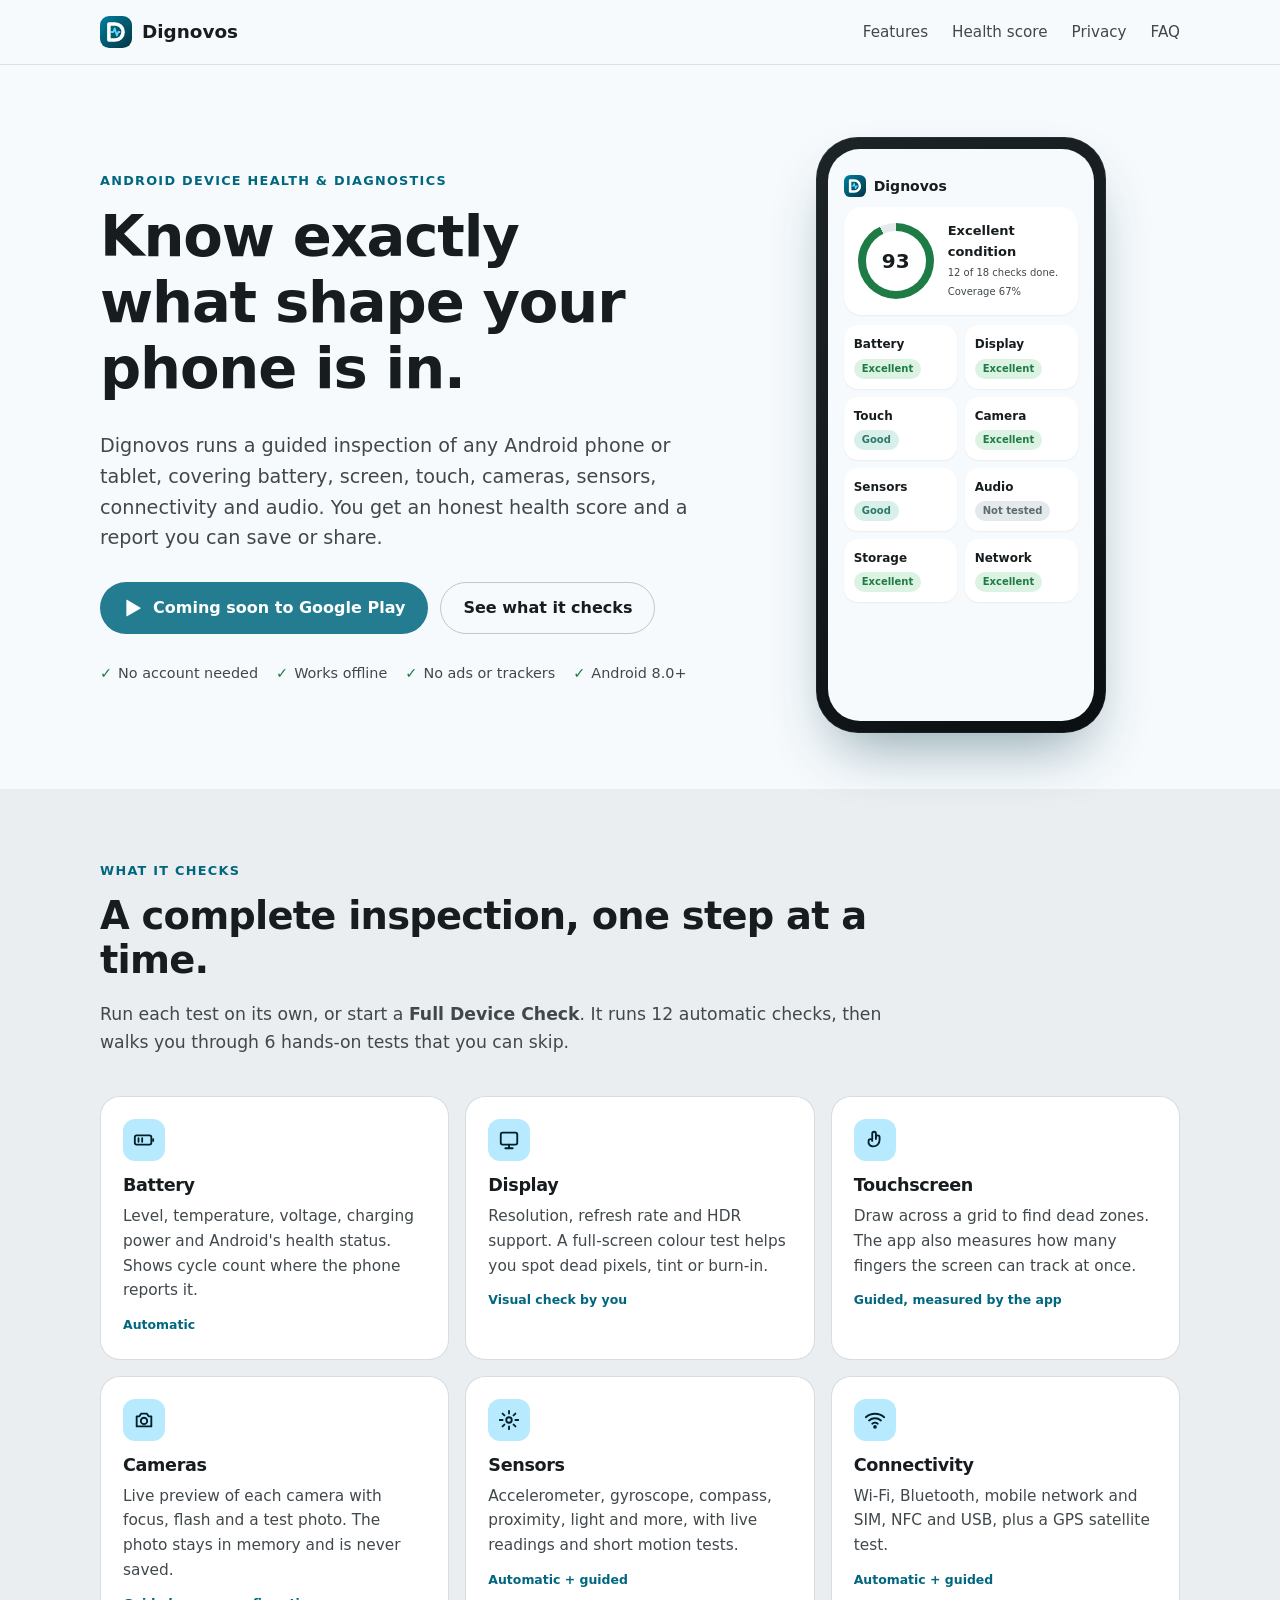
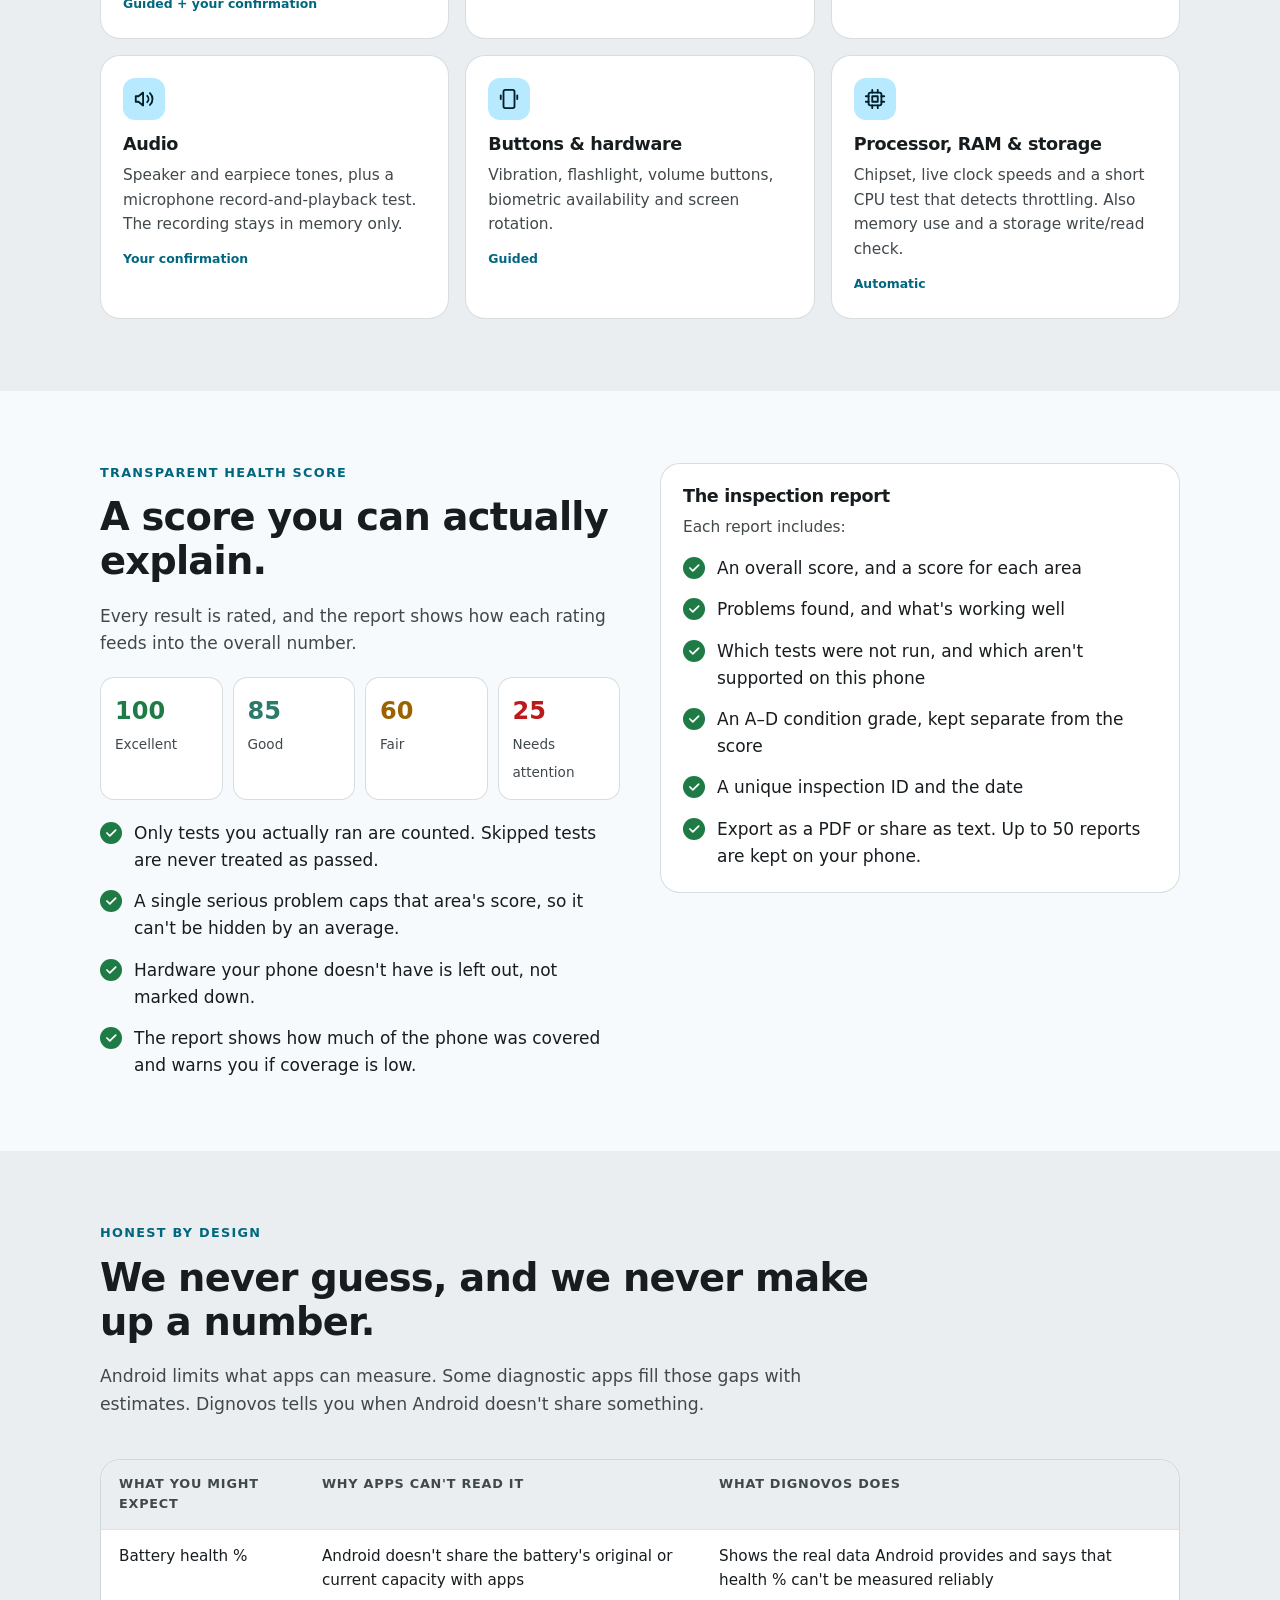
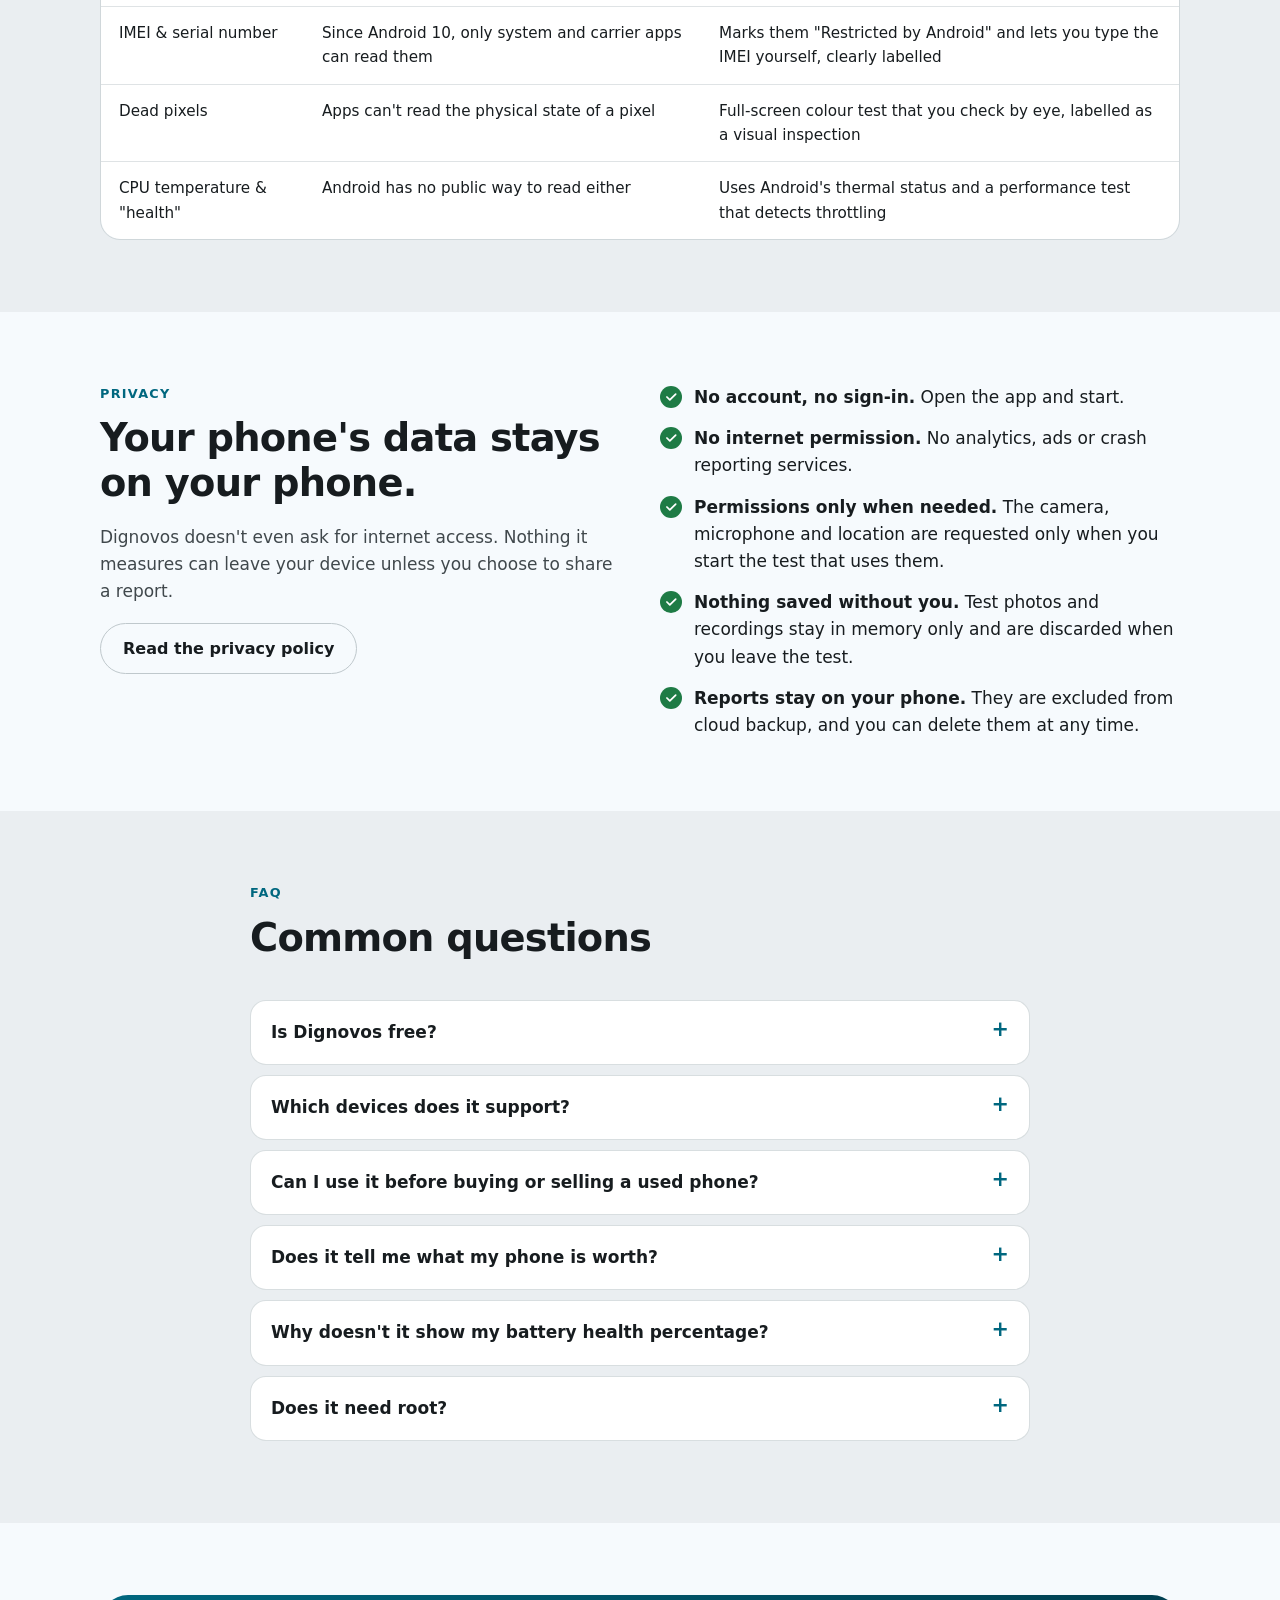
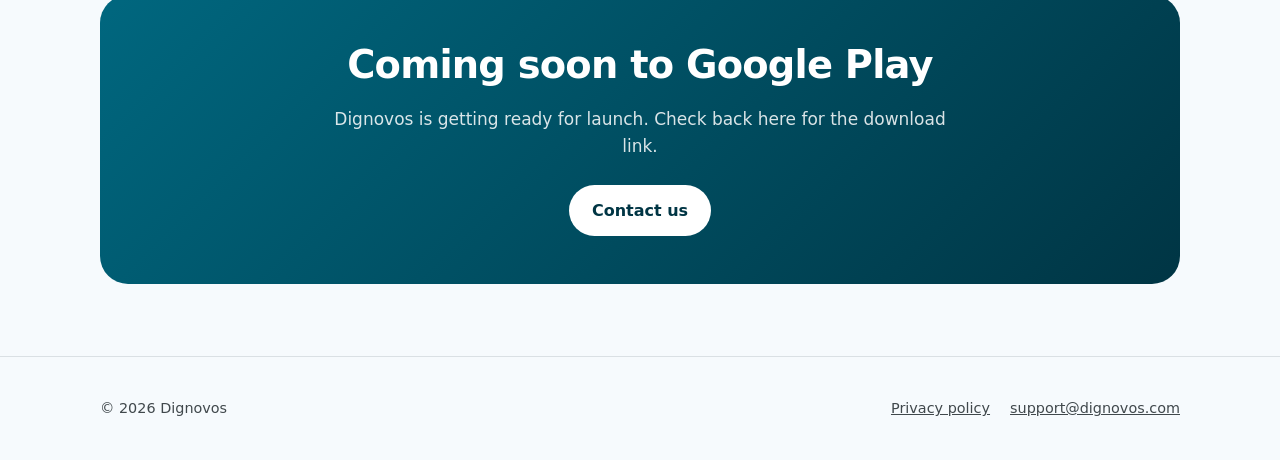
<file: index.html>
<!doctype html>
<html lang="en">
<head>
  <meta charset="utf-8">
  <meta name="viewport" content="width=device-width, initial-scale=1">
  <title>Dignovos – Android Device Health &amp; Diagnostics</title>
  <meta name="description" content="Check the health of any Android phone or tablet in minutes. Battery, display, touch, camera, sensors, audio and more, with an honest health score and a shareable inspection report. No account, no tracking.">
  <link rel="canonical" href="https://dignovos.com/">
  <link rel="icon" href="favicon.svg" type="image/svg+xml">
  <link rel="apple-touch-icon" href="apple-touch-icon.png">
  <meta name="theme-color" content="#00677f">
  <meta property="og:type" content="website">
  <meta property="og:title" content="Dignovos – Android Device Health & Diagnostics">
  <meta property="og:description" content="An honest health check for Android phones and tablets. Private, offline and free of guesswork.">
  <meta property="og:url" content="https://dignovos.com/">
  <link rel="stylesheet" href="styles.css">
  <script type="application/ld+json">
  {
    "@context": "https://schema.org",
    "@type": "SoftwareApplication",
    "name": "Dignovos",
    "operatingSystem": "Android 8.0 or later",
    "applicationCategory": "UtilitiesApplication",
    "url": "https://dignovos.com/",
    "description": "Android device health and diagnostics: battery, display, touch, camera, sensors, connectivity and audio checks with a transparent health score."
  }
  </script>
</head>
<body>
<header class="site">
  <div class="wrap">
    <a class="brand" href="/"><img src="favicon.svg" alt="" width="32" height="32">Dignovos</a>
    <nav class="links" aria-label="Main">
      <a href="#features">Features</a>
      <a href="#score">Health score</a>
      <a href="#privacy">Privacy</a>
      <a href="#faq">FAQ</a>
    </nav>
  </div>
</header>

<main>
  <section class="hero">
    <div class="wrap">
      <div>
        <div class="eyebrow">Android device health &amp; diagnostics</div>
        <h1>Know exactly what shape your phone is in.</h1>
        <p class="lead">Dignovos runs a guided inspection of any Android phone or tablet, covering battery, screen, touch, cameras, sensors, connectivity and audio. You get an honest health score and a report you can save or share.</p>
        <div class="cta">
          <a class="btn btn-primary" aria-disabled="true" role="link">
            <svg width="20" height="20" viewBox="0 0 24 24" fill="currentColor" aria-hidden="true"><path d="M4 2.8v18.4c0 .5.5.8.9.6L21 12.7c.4-.2.4-.9 0-1.1L4.9 2.2C4.5 2 4 2.3 4 2.8z"/></svg>
            Coming soon to Google Play
          </a>
          <a class="btn btn-ghost" href="#features">See what it checks</a>
        </div>
        <ul class="badges">
          <li>No account needed</li>
          <li>Works offline</li>
          <li>No ads or trackers</li>
          <li>Android 8.0+</li>
        </ul>
      </div>
      <div aria-hidden="true">
        <div class="phone">
          <div class="screen">
            <div class="top"><img src="favicon.svg" alt="">Dignovos</div>
            <div class="score-card">
              <div class="ring" style="--p:93"><span>93</span></div>
              <div><b>Excellent condition</b><small>12 of 18 checks done.<br>Coverage 67%</small></div>
            </div>
            <div class="tiles">
              <div class="tile"><b>Battery</b><span class="chip ex">Excellent</span></div>
              <div class="tile"><b>Display</b><span class="chip ex">Excellent</span></div>
              <div class="tile"><b>Touch</b><span class="chip gd">Good</span></div>
              <div class="tile"><b>Camera</b><span class="chip ex">Excellent</span></div>
              <div class="tile"><b>Sensors</b><span class="chip gd">Good</span></div>
              <div class="tile"><b>Audio</b><span class="chip nt">Not tested</span></div>
              <div class="tile"><b>Storage</b><span class="chip ex">Excellent</span></div>
              <div class="tile"><b>Network</b><span class="chip ex">Excellent</span></div>
            </div>
          </div>
        </div>
      </div>
    </div>
  </section>

  <section id="features" class="alt">
    <div class="wrap">
      <div class="section-head">
        <div class="eyebrow">What it checks</div>
        <h2>A complete inspection, one step at a time.</h2>
        <p>Run each test on its own, or start a <strong>Full Device Check</strong>. It runs 12 automatic checks, then walks you through 6 hands-on tests that you can skip.</p>
      </div>
      <div class="feature-tabs" role="tablist" aria-label="Feature areas" hidden></div>
      <div class="grid" id="feature-cards">
        <div class="card">
          <div class="icon"><svg viewBox="0 0 24 24" fill="none" stroke="currentColor" stroke-width="2" stroke-linecap="round" stroke-linejoin="round"><rect x="2" y="7" width="18" height="10" rx="2"/><path d="M22 11v2"/><path d="M6 10v4M10 10v4"/></svg></div>
          <h3>Battery</h3>
          <p>Level, temperature, voltage, charging power and Android's health status. Shows cycle count where the phone reports it.</p>
          <span class="tag">Automatic</span>
        </div>
        <div class="card">
          <div class="icon"><svg viewBox="0 0 24 24" fill="none" stroke="currentColor" stroke-width="2" stroke-linecap="round" stroke-linejoin="round"><rect x="3" y="4" width="18" height="13" rx="2"/><path d="M8 21h8M12 17v4"/></svg></div>
          <h3>Display</h3>
          <p>Resolution, refresh rate and HDR support. A full-screen colour test helps you spot dead pixels, tint or burn-in.</p>
          <span class="tag">Visual check by you</span>
        </div>
        <div class="card">
          <div class="icon"><svg viewBox="0 0 24 24" fill="none" stroke="currentColor" stroke-width="2" stroke-linecap="round" stroke-linejoin="round"><path d="M9 11V5a2 2 0 0 1 4 0v6"/><path d="M13 9a2 2 0 0 1 4 0v3a7 7 0 0 1-7 7h-.5A5.5 5.5 0 0 1 5 15.5V13a2 2 0 0 1 4 0"/></svg></div>
          <h3>Touchscreen</h3>
          <p>Draw across a grid to find dead zones. The app also measures how many fingers the screen can track at once.</p>
          <span class="tag">Guided, measured by the app</span>
        </div>
        <div class="card">
          <div class="icon"><svg viewBox="0 0 24 24" fill="none" stroke="currentColor" stroke-width="2" stroke-linecap="round" stroke-linejoin="round"><path d="M4 8h3l2-3h6l2 3h3v11H4z"/><circle cx="12" cy="13" r="3.5"/></svg></div>
          <h3>Cameras</h3>
          <p>Live preview of each camera with focus, flash and a test photo. The photo stays in memory and is never saved.</p>
          <span class="tag">Guided + your confirmation</span>
        </div>
        <div class="card">
          <div class="icon"><svg viewBox="0 0 24 24" fill="none" stroke="currentColor" stroke-width="2" stroke-linecap="round" stroke-linejoin="round"><circle cx="12" cy="12" r="3"/><path d="M12 2v3M12 19v3M2 12h3M19 12h3M5 5l2 2M17 17l2 2M5 19l2-2M17 7l2-2"/></svg></div>
          <h3>Sensors</h3>
          <p>Accelerometer, gyroscope, compass, proximity, light and more, with live readings and short motion tests.</p>
          <span class="tag">Automatic + guided</span>
        </div>
        <div class="card">
          <div class="icon"><svg viewBox="0 0 24 24" fill="none" stroke="currentColor" stroke-width="2" stroke-linecap="round" stroke-linejoin="round"><path d="M2 9a15 15 0 0 1 20 0"/><path d="M5.5 12.5a10 10 0 0 1 13 0"/><path d="M9 16a5 5 0 0 1 6 0"/><circle cx="12" cy="19.5" r="1"/></svg></div>
          <h3>Connectivity</h3>
          <p>Wi-Fi, Bluetooth, mobile network and SIM, NFC and USB, plus a GPS satellite test.</p>
          <span class="tag">Automatic + guided</span>
        </div>
        <div class="card">
          <div class="icon"><svg viewBox="0 0 24 24" fill="none" stroke="currentColor" stroke-width="2" stroke-linecap="round" stroke-linejoin="round"><path d="M11 5 6 9H3v6h3l5 4z"/><path d="M15.5 8.5a5 5 0 0 1 0 7M18.5 5.5a9 9 0 0 1 0 13"/></svg></div>
          <h3>Audio</h3>
          <p>Speaker and earpiece tones, plus a microphone record-and-playback test. The recording stays in memory only.</p>
          <span class="tag">Your confirmation</span>
        </div>
        <div class="card">
          <div class="icon"><svg viewBox="0 0 24 24" fill="none" stroke="currentColor" stroke-width="2" stroke-linecap="round" stroke-linejoin="round"><rect x="6" y="2" width="12" height="20" rx="2"/><path d="M3 8v4M21 8v4"/></svg></div>
          <h3>Buttons &amp; hardware</h3>
          <p>Vibration, flashlight, volume buttons, biometric availability and screen rotation.</p>
          <span class="tag">Guided</span>
        </div>
        <div class="card">
          <div class="icon"><svg viewBox="0 0 24 24" fill="none" stroke="currentColor" stroke-width="2" stroke-linecap="round" stroke-linejoin="round"><rect x="5" y="5" width="14" height="14" rx="2"/><rect x="9" y="9" width="6" height="6"/><path d="M9 2v3M15 2v3M9 19v3M15 19v3M2 9h3M2 15h3M19 9h3M19 15h3"/></svg></div>
          <h3>Processor, RAM &amp; storage</h3>
          <p>Chipset, live clock speeds and a short CPU test that detects throttling. Also memory use and a storage write/read check.</p>
          <span class="tag">Automatic</span>
        </div>
      </div>
    </div>
  </section>

  <section id="score">
    <div class="wrap two">
      <div>
        <div class="eyebrow">Transparent health score</div>
        <h2>A score you can actually explain.</h2>
        <p class="muted">Every result is rated, and the report shows how each rating feeds into the overall number.</p>
        <div class="scale">
          <div><b style="color:var(--excellent)">100</b><span>Excellent</span></div>
          <div><b style="color:var(--good)">85</b><span>Good</span></div>
          <div><b style="color:var(--fair)">60</b><span>Fair</span></div>
          <div><b style="color:var(--attention)">25</b><span>Needs attention</span></div>
        </div>
        <ul class="check-list">
          <li>Only tests you actually ran are counted. Skipped tests are never treated as passed.</li>
          <li>A single serious problem caps that area's score, so it can't be hidden by an average.</li>
          <li>Hardware your phone doesn't have is left out, not marked down.</li>
          <li>The report shows how much of the phone was covered and warns you if coverage is low.</li>
        </ul>
      </div>
      <div class="card">
        <h3>The inspection report</h3>
        <p style="margin-bottom:16px">Each report includes:</p>
        <ul class="check-list">
          <li>An overall score, and a score for each area</li>
          <li>Problems found, and what's working well</li>
          <li>Which tests were not run, and which aren't supported on this phone</li>
          <li>An A–D condition grade, kept separate from the score</li>
          <li>A unique inspection ID and the date</li>
          <li>Export as a PDF or share as text. Up to 50 reports are kept on your phone.</li>
        </ul>
      </div>
    </div>
  </section>

  <section id="honest" class="alt">
    <div class="wrap">
      <div class="section-head">
        <div class="eyebrow">Honest by design</div>
        <h2>We never guess, and we never make up a number.</h2>
        <p>Android limits what apps can measure. Some diagnostic apps fill those gaps with estimates. Dignovos tells you when Android doesn't share something.</p>
      </div>
      <div class="table-scroll">
        <table class="limits">
          <thead><tr><th>What you might expect</th><th>Why apps can't read it</th><th>What Dignovos does</th></tr></thead>
          <tbody>
            <tr><td>Battery health %</td><td>Android doesn't share the battery's original or current capacity with apps</td><td>Shows the real data Android provides and says that health % can't be measured reliably</td></tr>
            <tr><td>IMEI &amp; serial number</td><td>Since Android 10, only system and carrier apps can read them</td><td>Marks them "Restricted by Android" and lets you type the IMEI yourself, clearly labelled</td></tr>
            <tr><td>Dead pixels</td><td>Apps can't read the physical state of a pixel</td><td>Full-screen colour test that you check by eye, labelled as a visual inspection</td></tr>
            <tr><td>CPU temperature &amp; "health"</td><td>Android has no public way to read either</td><td>Uses Android's thermal status and a performance test that detects throttling</td></tr>
          </tbody>
        </table>
      </div>
    </div>
  </section>

  <section id="privacy">
    <div class="wrap two">
      <div>
        <div class="eyebrow">Privacy</div>
        <h2>Your phone's data stays on your phone.</h2>
        <p class="muted">Dignovos doesn't even ask for internet access. Nothing it measures can leave your device unless you choose to share a report.</p>
        <a class="btn btn-ghost" href="privacy.html">Read the privacy policy</a>
      </div>
      <ul class="check-list">
        <li><span><strong>No account, no sign-in.</strong> Open the app and start.</span></li>
        <li><span><strong>No internet permission.</strong> No analytics, ads or crash reporting services.</span></li>
        <li><span><strong>Permissions only when needed.</strong> The camera, microphone and location are requested only when you start the test that uses them.</span></li>
        <li><span><strong>Nothing saved without you.</strong> Test photos and recordings stay in memory only and are discarded when you leave the test.</span></li>
        <li><span><strong>Reports stay on your phone.</strong> They are excluded from cloud backup, and you can delete them at any time.</span></li>
      </ul>
    </div>
  </section>

  <section id="faq" class="alt">
    <div class="wrap" style="max-width:820px">
      <div class="section-head">
        <div class="eyebrow">FAQ</div>
        <h2>Common questions</h2>
      </div>
      <details>
        <summary>Is Dignovos free?</summary>
        <p>Yes. All the diagnostics in this version are free, with no ads and no account needed.</p>
      </details>
      <details>
        <summary>Which devices does it support?</summary>
        <p>Phones and tablets running Android 8.0 or later. Some checks depend on the hardware and Android version. When a check isn't available on your device, the app says so instead of marking it as failed.</p>
      </details>
      <details>
        <summary>Can I use it before buying or selling a used phone?</summary>
        <p>Yes, that's what it's built for. Run a Full Device Check and save the report as a PDF to share with the buyer or seller. Each report has a unique ID.</p>
      </details>
      <details>
        <summary>Does it tell me what my phone is worth?</summary>
        <p>No. Dignovos gives a condition grade from A to D, but not a price. A fair price also depends on the exact model, storage size, region and cosmetic condition, and the app has none of that data.</p>
      </details>
      <details>
        <summary>Why doesn't it show my battery health percentage?</summary>
        <p>Android doesn't give apps the battery's original or current capacity, so any percentage would be a guess. Dignovos shows the data Android does provide, such as temperature, voltage, charging behaviour, the Android health status, and the cycle count on Android 14+ where the phone reports it.</p>
      </details>
      <details>
        <summary>Does it need root?</summary>
        <p>No. Dignovos uses only standard Android features. It never uses root, hidden system features or workarounds.</p>
      </details>
    </div>
  </section>

  <section>
    <div class="wrap">
      <div class="cta-band">
        <h2>Coming soon to Google Play</h2>
        <p>Dignovos is getting ready for launch. Check back here for the download link.</p>
        <a class="btn btn-primary" href="mailto:support@dignovos.com">Contact us</a>
      </div>
    </div>
  </section>
</main>

<footer class="site">
  <div class="wrap">
    <span>© 2026 Dignovos</span>
    <nav aria-label="Footer">
      <a href="privacy.html">Privacy policy</a>
      <a href="mailto:support@dignovos.com">support@dignovos.com</a>
    </nav>
  </div>
</footer>
<script src="features.js" defer></script>
</body>
</html>
</file>
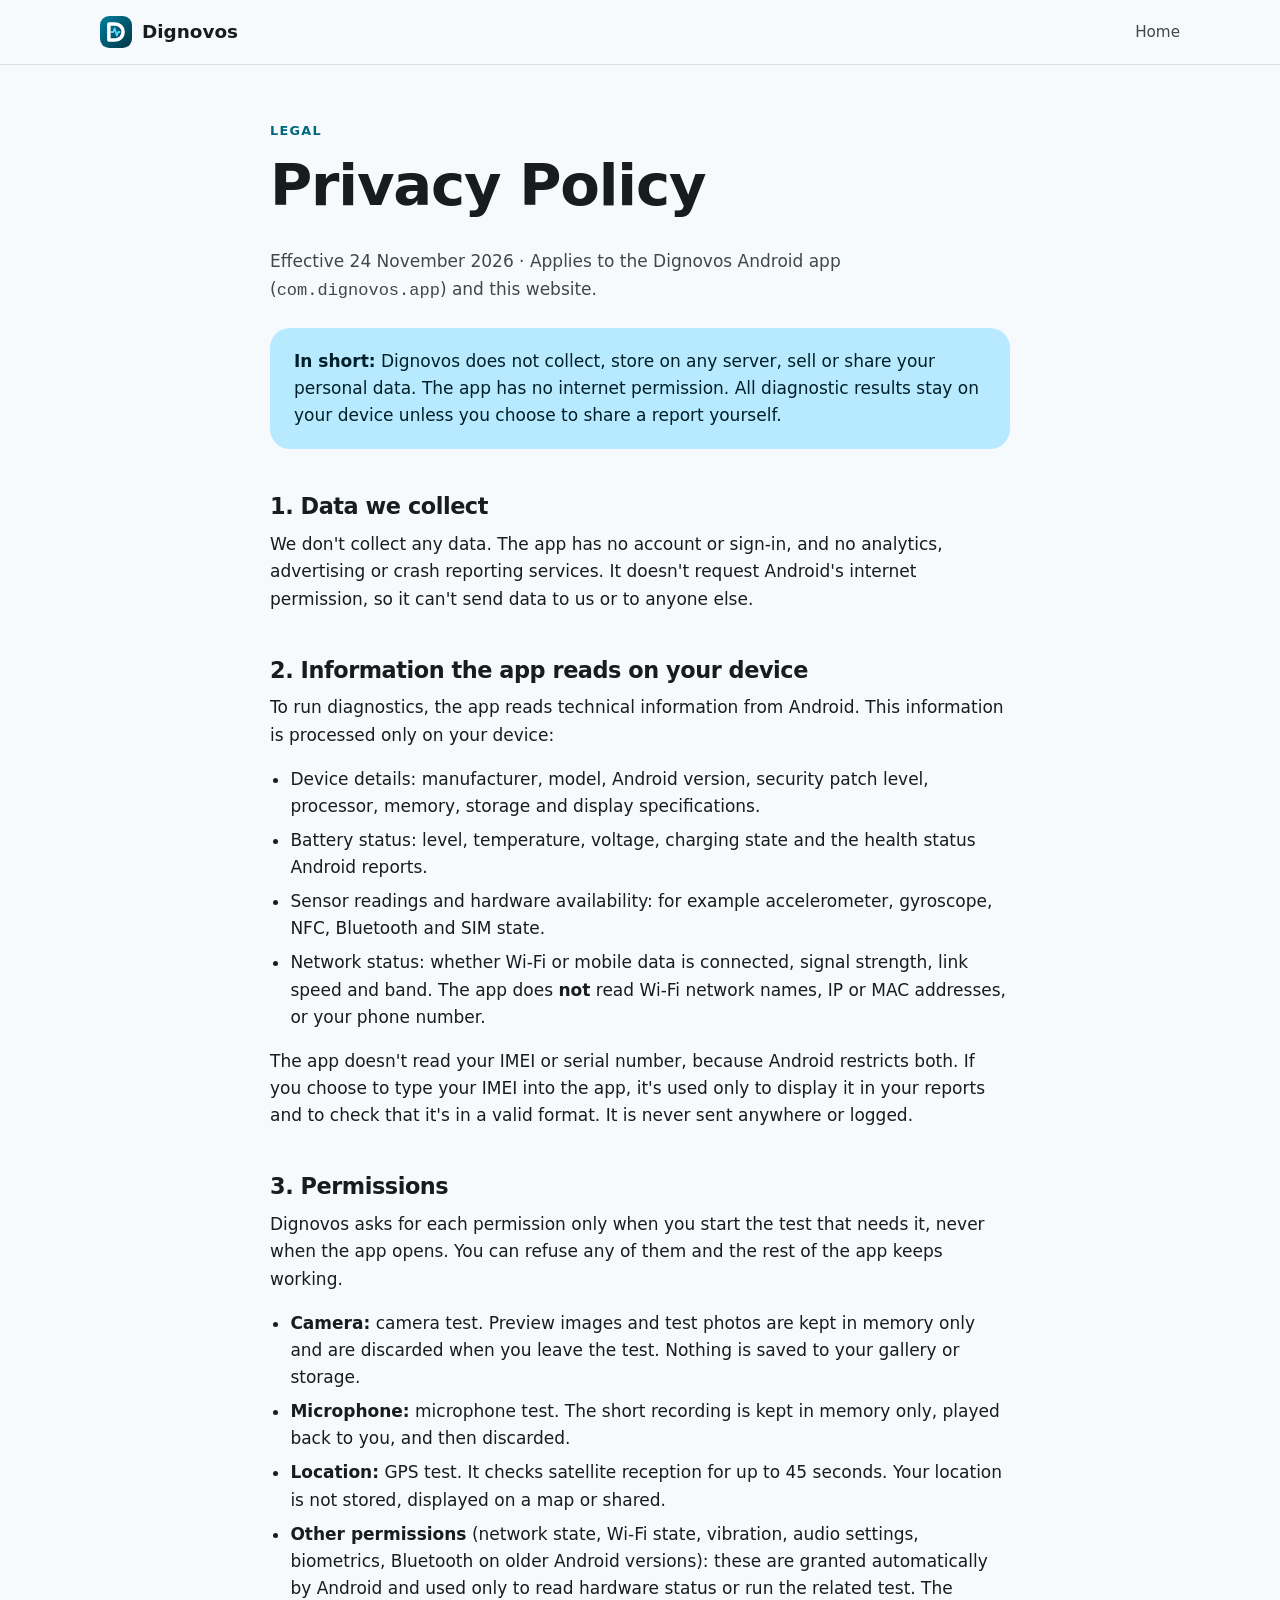
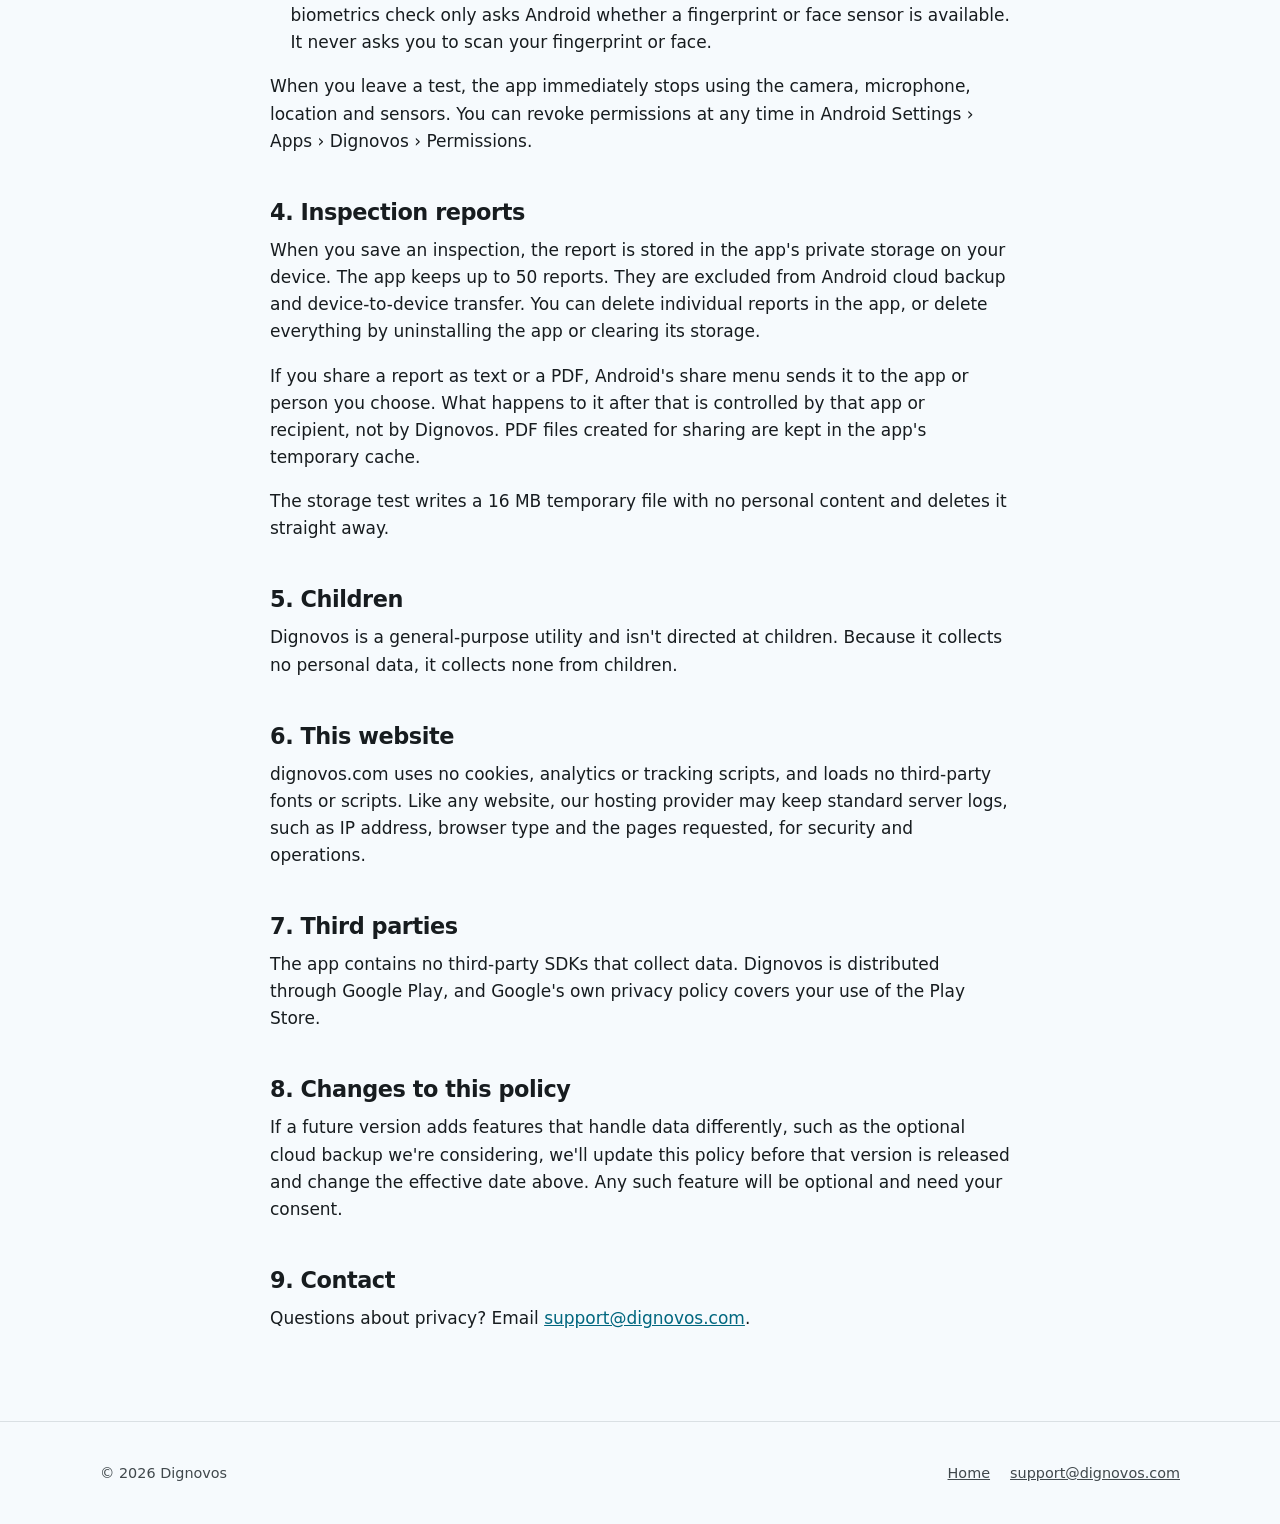
<file: privacy.html>
<!doctype html>
<html lang="en">
<head>
  <meta charset="utf-8">
  <meta name="viewport" content="width=device-width, initial-scale=1">
  <title>Privacy Policy – Dignovos</title>
  <meta name="description" content="How the Dignovos Android app handles your data: it collects nothing, has no internet access and keeps every result on your device.">
  <link rel="canonical" href="https://dignovos.com/privacy.html">
  <link rel="icon" href="favicon.svg" type="image/svg+xml">
  <link rel="apple-touch-icon" href="apple-touch-icon.png">
  <meta name="theme-color" content="#00677f">
  <link rel="stylesheet" href="styles.css">
</head>
<body>
<header class="site">
  <div class="wrap">
    <a class="brand" href="/"><img src="favicon.svg" alt="" width="32" height="32">Dignovos</a>
    <nav class="links" aria-label="Main"><a href="/">Home</a></nav>
  </div>
</header>

<main class="legal">
  <div class="wrap">
    <div class="eyebrow">Legal</div>
    <h1>Privacy Policy</h1>
    <p class="muted">Effective 24 November 2026 · Applies to the Dignovos Android app (<code>com.dignovos.app</code>) and this website.</p>

    <div class="summary-box">
      <p><strong>In short:</strong> Dignovos does not collect, store on any server, sell or share your personal data. The app has no internet permission. All diagnostic results stay on your device unless you choose to share a report yourself.</p>
    </div>

    <h2>1. Data we collect</h2>
    <p>We don't collect any data. The app has no account or sign-in, and no analytics, advertising or crash reporting services. It doesn't request Android's internet permission, so it can't send data to us or to anyone else.</p>

    <h2>2. Information the app reads on your device</h2>
    <p>To run diagnostics, the app reads technical information from Android. This information is processed only on your device:</p>
    <ul>
      <li>Device details: manufacturer, model, Android version, security patch level, processor, memory, storage and display specifications.</li>
      <li>Battery status: level, temperature, voltage, charging state and the health status Android reports.</li>
      <li>Sensor readings and hardware availability: for example accelerometer, gyroscope, NFC, Bluetooth and SIM state.</li>
      <li>Network status: whether Wi-Fi or mobile data is connected, signal strength, link speed and band. The app does <strong>not</strong> read Wi-Fi network names, IP or MAC addresses, or your phone number.</li>
    </ul>
    <p>The app doesn't read your IMEI or serial number, because Android restricts both. If you choose to type your IMEI into the app, it's used only to display it in your reports and to check that it's in a valid format. It is never sent anywhere or logged.</p>

    <h2>3. Permissions</h2>
    <p>Dignovos asks for each permission only when you start the test that needs it, never when the app opens. You can refuse any of them and the rest of the app keeps working.</p>
    <ul>
      <li><strong>Camera:</strong> camera test. Preview images and test photos are kept in memory only and are discarded when you leave the test. Nothing is saved to your gallery or storage.</li>
      <li><strong>Microphone:</strong> microphone test. The short recording is kept in memory only, played back to you, and then discarded.</li>
      <li><strong>Location:</strong> GPS test. It checks satellite reception for up to 45 seconds. Your location is not stored, displayed on a map or shared.</li>
      <li><strong>Other permissions</strong> (network state, Wi-Fi state, vibration, audio settings, biometrics, Bluetooth on older Android versions): these are granted automatically by Android and used only to read hardware status or run the related test. The biometrics check only asks Android whether a fingerprint or face sensor is available. It never asks you to scan your fingerprint or face.</li>
    </ul>
    <p>When you leave a test, the app immediately stops using the camera, microphone, location and sensors. You can revoke permissions at any time in Android Settings › Apps › Dignovos › Permissions.</p>

    <h2>4. Inspection reports</h2>
    <p>When you save an inspection, the report is stored in the app's private storage on your device. The app keeps up to 50 reports. They are excluded from Android cloud backup and device-to-device transfer. You can delete individual reports in the app, or delete everything by uninstalling the app or clearing its storage.</p>
    <p>If you share a report as text or a PDF, Android's share menu sends it to the app or person you choose. What happens to it after that is controlled by that app or recipient, not by Dignovos. PDF files created for sharing are kept in the app's temporary cache.</p>
    <p>The storage test writes a 16 MB temporary file with no personal content and deletes it straight away.</p>

    <h2>5. Children</h2>
    <p>Dignovos is a general-purpose utility and isn't directed at children. Because it collects no personal data, it collects none from children.</p>

    <h2>6. This website</h2>
    <p>dignovos.com uses no cookies, analytics or tracking scripts, and loads no third-party fonts or scripts. Like any website, our hosting provider may keep standard server logs, such as IP address, browser type and the pages requested, for security and operations.</p>

    <h2>7. Third parties</h2>
    <p>The app contains no third-party SDKs that collect data. Dignovos is distributed through Google Play, and Google's own privacy policy covers your use of the Play Store.</p>

    <h2>8. Changes to this policy</h2>
    <p>If a future version adds features that handle data differently, such as the optional cloud backup we're considering, we'll update this policy before that version is released and change the effective date above. Any such feature will be optional and need your consent.</p>

    <h2>9. Contact</h2>
    <p>Questions about privacy? Email <a href="mailto:support@dignovos.com">support@dignovos.com</a>.</p>
  </div>
</main>

<footer class="site">
  <div class="wrap">
    <span>© 2026 Dignovos</span>
    <nav aria-label="Footer">
      <a href="/">Home</a>
      <a href="mailto:support@dignovos.com">support@dignovos.com</a>
    </nav>
  </div>
</footer>
</body>
</html>
</file>
<file: styles.css>
:root {
  --primary: #00677f;
  --primary-deep: #003544;
  --accent: #5dd5fc;
  --primary-container: #b7eaff;
  --on-primary-container: #001f28;
  --bg: #f6fafd;
  --surface: #ffffff;
  --surface-2: #eaeef1;
  --text: #171c1f;
  --muted: #40484c;
  --outline: #bfc8cc;
  --excellent: #1e7b45;
  --good: #2b7a6a;
  --fair: #9a6200;
  --attention: #ba1a1a;
  --radius: 20px;
  --max: 1120px;
  color-scheme: light dark;
}
@media (prefers-color-scheme: dark) {
  :root {
    --primary: #5dd5fc;
    --primary-container: #004d61;
    --on-primary-container: #b7eaff;
    --bg: #0f1417;
    --surface: #171c1f;
    --surface-2: #1b2023;
    --text: #dee3e6;
    --muted: #bfc8cc;
    --outline: #40484c;
    --excellent: #6fdb97;
    --good: #7fd3c0;
    --fair: #f3bd6e;
    --attention: #ffb4ab;
  }
}

* { box-sizing: border-box; }
html { scroll-behavior: smooth; }
body {
  margin: 0;
  background: var(--bg);
  color: var(--text);
  font: 17px/1.6 system-ui, -apple-system, "Segoe UI", Roboto, sans-serif;
  -webkit-font-smoothing: antialiased;
}
a { color: var(--primary); }
img, svg { display: block; }
.wrap { max-width: var(--max); margin: 0 auto; padding: 0 20px; }
h1, h2, h3 { line-height: 1.15; letter-spacing: -0.02em; margin: 0 0 .5em; }
h1 { font-size: clamp(2.3rem, 5.5vw, 3.6rem); font-weight: 800; }
h2 { font-size: clamp(1.7rem, 3.5vw, 2.4rem); font-weight: 750; }
h3 { font-size: 1.1rem; font-weight: 700; }
p { margin: 0 0 1em; }
.muted { color: var(--muted); }
.eyebrow { font-size: .8rem; font-weight: 700; letter-spacing: .1em; text-transform: uppercase; color: var(--primary); margin-bottom: .75rem; }

/* Header */
header.site {
  position: sticky; top: 0; z-index: 10;
  background: color-mix(in srgb, var(--bg) 85%, transparent);
  backdrop-filter: saturate(160%) blur(12px);
  -webkit-backdrop-filter: saturate(160%) blur(12px);
  border-bottom: 1px solid color-mix(in srgb, var(--outline) 50%, transparent);
}
header.site .wrap { display: flex; align-items: center; justify-content: space-between; height: 64px; gap: 16px; }
.brand { display: flex; align-items: center; gap: 10px; font-weight: 800; font-size: 1.15rem; color: var(--text); text-decoration: none; }
.brand img { width: 32px; height: 32px; }
nav.links { display: flex; gap: 24px; font-size: .95rem; }
nav.links a { color: var(--muted); text-decoration: none; }
nav.links a:hover { color: var(--primary); }
@media (max-width: 720px) { nav.links { display: none; } }

/* Buttons */
.btn {
  display: inline-flex; align-items: center; gap: 10px;
  padding: 12px 22px; border-radius: 999px; font-weight: 650; font-size: 1rem;
  text-decoration: none; border: 1px solid transparent; cursor: pointer;
}
.btn-primary { background: var(--primary); color: #fff; }
@media (prefers-color-scheme: dark) { .btn-primary { color: var(--primary-deep); } }
.btn-ghost { border-color: var(--outline); color: var(--text); }
.btn[aria-disabled="true"] { opacity: .85; cursor: default; }
.btn small { font-weight: 500; opacity: .85; }

/* Hero */
.hero { padding: 72px 0 56px; }
.hero .wrap { display: grid; grid-template-columns: 1.15fr .85fr; gap: 48px; align-items: center; }
.hero p.lead { font-size: 1.2rem; color: var(--muted); max-width: 34em; }
.hero .cta { display: flex; flex-wrap: wrap; gap: 12px; margin-top: 28px; }
.badges { display: flex; flex-wrap: wrap; gap: 8px 18px; margin-top: 28px; font-size: .9rem; color: var(--muted); padding: 0; list-style: none; }
.badges li::before { content: "✓"; color: var(--excellent); font-weight: 800; margin-right: 6px; }
@media (max-width: 880px) {
  .hero { padding-top: 40px; }
  .hero .wrap { grid-template-columns: 1fr; }
}

/* Phone mockup */
.phone {
  width: 290px; max-width: 100%; margin: 0 auto; aspect-ratio: 9 / 18.5;
  border-radius: 42px; padding: 12px;
  background: linear-gradient(145deg, #1d2427, #0a0f12);
  box-shadow: 0 30px 60px -20px rgba(0, 53, 68, .45), 0 0 0 1px rgba(255,255,255,.06) inset;
}
.screen {
  height: 100%; border-radius: 32px; overflow: hidden;
  background: #f6fafd; color: #171c1f; padding: 26px 16px 16px;
  display: flex; flex-direction: column; gap: 10px; font-size: 12px;
}
.screen .top { display: flex; align-items: center; gap: 8px; font-weight: 800; font-size: 14px; }
.screen .top img { width: 22px; height: 22px; }
.score-card { background: #fff; border-radius: 18px; padding: 14px; display: flex; gap: 14px; align-items: center; box-shadow: 0 1px 2px rgba(0,0,0,.06); }
.ring { --p: 93; width: 76px; height: 76px; border-radius: 50%; flex: none;
  background: conic-gradient(#1e7b45 calc(var(--p) * 1%), #e4e9ec 0);
  display: grid; place-items: center; }
.ring span { width: 60px; height: 60px; border-radius: 50%; background: #fff; display: grid; place-items: center; font-weight: 800; font-size: 20px; }
.score-card b { display: block; font-size: 13px; }
.score-card small { color: #40484c; }
.tiles { display: grid; grid-template-columns: 1fr 1fr; gap: 8px; }
.tile { background: #fff; border-radius: 14px; padding: 10px; box-shadow: 0 1px 2px rgba(0,0,0,.06); }
.tile b { display: block; font-size: 12px; margin-bottom: 4px; }
.chip { display: inline-block; font-size: 10px; font-weight: 700; padding: 2px 8px; border-radius: 999px; }
.chip.ex { color: #1e7b45; background: #dcf3e4; }
.chip.gd { color: #2b7a6a; background: #d9efe9; }
.chip.nt { color: #5e6a70; background: #e4e9ec; }

/* Sections */
section { padding: 72px 0; scroll-margin-top: 64px; }
section.alt { background: var(--surface-2); }
.section-head { max-width: 46em; margin-bottom: 40px; }
.section-head p { color: var(--muted); font-size: 1.08rem; }

.grid { display: grid; gap: 16px; grid-template-columns: repeat(auto-fill, minmax(300px, 1fr)); }
.card {
  background: var(--surface); border: 1px solid color-mix(in srgb, var(--outline) 60%, transparent);
  border-radius: var(--radius); padding: 22px;
}
.card p { color: var(--muted); font-size: .96rem; margin: 0; }
.card .icon {
  width: 42px; height: 42px; border-radius: 12px; display: grid; place-items: center;
  background: var(--primary-container); color: var(--on-primary-container); margin-bottom: 14px;
}
.card .icon svg { width: 22px; height: 22px; }
.tag { display: inline-block; margin-top: 12px; font-size: .78rem; font-weight: 650; color: var(--primary); }

.two { display: grid; grid-template-columns: 1fr 1fr; gap: 40px; align-items: start; }
@media (max-width: 880px) { .two { grid-template-columns: 1fr; } }

.check-list { list-style: none; padding: 0; margin: 0; display: grid; gap: 14px; }
.check-list li { display: flex; gap: 12px; }
.check-list li::before {
  content: ""; flex: none; width: 22px; height: 22px; margin-top: 2px; border-radius: 50%;
  background: var(--excellent) url("data:image/svg+xml,%3Csvg xmlns='http://www.w3.org/2000/svg' viewBox='0 0 24 24' fill='none' stroke='white' stroke-width='3' stroke-linecap='round' stroke-linejoin='round'%3E%3Cpath d='M5 12l5 5L20 7'/%3E%3C/svg%3E") center / 14px no-repeat;
}

table.limits { width: 100%; border-collapse: collapse; font-size: .95rem; background: var(--surface); border-radius: var(--radius); overflow: hidden; }
table.limits th, table.limits td { text-align: left; padding: 14px 18px; border-bottom: 1px solid color-mix(in srgb, var(--outline) 50%, transparent); vertical-align: top; }
table.limits th { font-size: .8rem; text-transform: uppercase; letter-spacing: .06em; color: var(--muted); background: var(--surface-2); }
table.limits tr:last-child td { border-bottom: 0; }
.table-scroll { overflow-x: auto; border-radius: var(--radius); border: 1px solid color-mix(in srgb, var(--outline) 60%, transparent); }

.scale { display: grid; grid-template-columns: repeat(4, 1fr); gap: 10px; margin: 20px 0; }
.scale div { border-radius: 14px; padding: 14px; background: var(--surface); border: 1px solid color-mix(in srgb, var(--outline) 60%, transparent); }
.scale b { display: block; font-size: 1.5rem; }
.scale span { font-size: .85rem; color: var(--muted); }
@media (max-width: 560px) { .scale { grid-template-columns: 1fr 1fr; } }

details { background: var(--surface); border: 1px solid color-mix(in srgb, var(--outline) 60%, transparent); border-radius: 16px; padding: 4px 20px; margin-bottom: 10px; }
summary { cursor: pointer; font-weight: 650; padding: 14px 0; list-style: none; display: flex; justify-content: space-between; gap: 12px; }
summary::-webkit-details-marker { display: none; }
summary::after { content: "+"; font-size: 1.3rem; line-height: 1; color: var(--primary); }
details[open] summary::after { content: "−"; }
details p { color: var(--muted); }

.cta-band { background: linear-gradient(135deg, #00677f, #003544); color: #fff; border-radius: 28px; padding: 48px; text-align: center; }
.cta-band p { color: rgba(255,255,255,.85); max-width: 36em; margin: 0 auto 24px; }
.cta-band .btn-primary { background: #fff; color: #003544; }

footer.site { padding: 40px 0; border-top: 1px solid color-mix(in srgb, var(--outline) 50%, transparent); font-size: .9rem; color: var(--muted); }
footer.site .wrap { display: flex; flex-wrap: wrap; justify-content: space-between; gap: 16px; }
footer.site a { color: var(--muted); }
footer.site nav { display: flex; gap: 20px; flex-wrap: wrap; }

/* Legal pages */
.legal { padding: 56px 0 72px; }
.legal .wrap { max-width: 780px; }
.legal h2 { font-size: 1.4rem; margin-top: 2em; }
.legal ul { padding-left: 1.2em; }
.legal li { margin-bottom: .4em; }
.legal .summary-box { background: var(--primary-container); color: var(--on-primary-container); border-radius: var(--radius); padding: 20px 24px; margin: 24px 0; }
.legal .summary-box p:last-child, .legal .summary-box ul:last-child { margin-bottom: 0; }

/* Feature tabs + carousel (phones only) */
.feature-tabs { display: none; }
@media (max-width: 720px) {
  .feature-tabs {
    display: flex; gap: 8px; overflow-x: auto; overscroll-behavior-x: contain;
    margin: 0 -20px 16px; padding: 2px 20px 6px;
    scrollbar-width: none; -webkit-overflow-scrolling: touch;
  }
  .feature-tabs::-webkit-scrollbar { display: none; }
  .feature-tabs[hidden] { display: none; }
  .feature-tabs button {
    position: relative; overflow: hidden; flex: none;
    font: inherit; font-size: .9rem; font-weight: 600; white-space: nowrap;
    padding: 8px 16px; border-radius: 999px; cursor: pointer;
    color: var(--muted); background: var(--surface);
    border: 1px solid color-mix(in srgb, var(--outline) 70%, transparent);
    transition: background-color .2s, color .2s, border-color .2s;
  }
  .feature-tabs button.active { background: var(--primary); border-color: var(--primary); color: #fff; }
  .feature-tabs button:focus-visible { outline: 2px solid var(--primary); outline-offset: 2px; }
  /* Thin bar along the bottom of the active tab shows time until the next card */
  .feature-tabs button::after {
    content: ""; position: absolute; left: 0; bottom: 0; height: 3px; width: 100%;
    background: rgba(255, 255, 255, .7); transform: scaleX(0); transform-origin: left;
  }
  .feature-tabs button.run::after { animation: tab-progress 3.5s linear forwards; }
  @keyframes tab-progress { to { transform: scaleX(1); } }

  #feature-cards {
    display: flex; gap: 12px; overflow-x: auto; overscroll-behavior-x: contain;
    scroll-snap-type: x mandatory; scroll-padding-inline: 20px;
    margin: 0 -20px; padding: 0 20px 8px;
    scrollbar-width: none; -webkit-overflow-scrolling: touch;
  }
  #feature-cards::-webkit-scrollbar { display: none; }
  #feature-cards > .card { flex: 0 0 86%; scroll-snap-align: start; }
  /* Let the last card snap to the start too */
  #feature-cards::after { content: ""; flex: 0 0 1px; }
}
@media (max-width: 720px) and (prefers-color-scheme: dark) {
  .feature-tabs button.active { color: var(--primary-deep); }
  .feature-tabs button::after { background: rgba(0, 53, 68, .55); }
}
</file>
